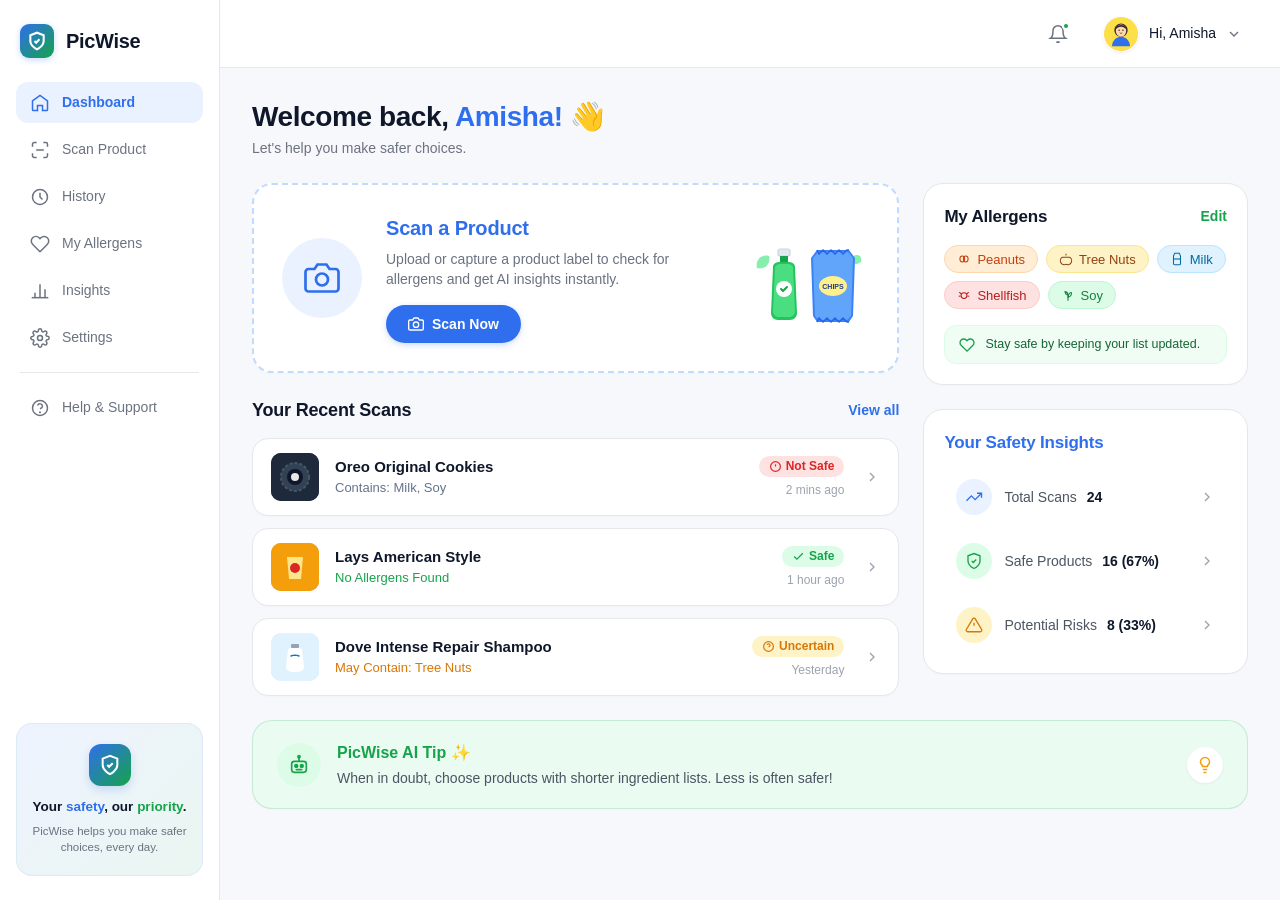
<file: index.html>
<!DOCTYPE html>
<html lang="en">
<head>
  <meta charset="UTF-8">
  <meta name="viewport" content="width=device-width, initial-scale=1.0">
  <title>PicWise — Dashboard</title>
  <style>
    /* ==========================================================================
       DESIGN TOKENS & RESET
       ========================================================================== */
    :root {
      --primary-blue: #2F6FED;
      --primary-blue-hover: #2356c4;
      --blue-tint: #EAF1FF;
      --dark-navy: #0F172A;
      --gray-text: #6B7280;
      --gray-light: #9CA3AF;
      --border-color: #E5E7EB;
      --page-bg: #F7F8FB;
      --card-bg: #FFFFFF;
      
      --green-safe: #16A34A;
      --green-tint: #DCFCE7;
      --red-danger: #DC2626;
      --red-tint: #FEE2E2;
      --amber-warning: #D97706;
      --amber-tint: #FEF3C7;
      --mint-banner: #EAFBF1;

      --font-stack: -apple-system, BlinkMacSystemFont, "Segoe UI", Roboto, "Inter", Helvetica, Arial, sans-serif;
      --radius-sm: 8px;
      --radius-md: 12px;
      --radius-lg: 16px;
      --radius-xl: 20px;
      --radius-full: 9999px;
    }

    *, *::before, *::after {
      box-sizing: border-box;
      margin: 0;
      padding: 0;
    }

    body {
      font-family: var(--font-stack);
      background-color: var(--page-bg);
      color: var(--dark-navy);
      line-height: 1.5;
      -webkit-font-smoothing: antialiased;
      -moz-osx-font-smoothing: grayscale;
      height: 100vh;
      overflow: hidden;
      display: flex;
    }

    a {
      color: inherit;
      text-decoration: none;
    }

    button {
      font-family: inherit;
      border: none;
      background: none;
      cursor: pointer;
    }

    /* Accessibility focus styling */
    a:focus-visible, button:focus-visible, input:focus-visible {
      outline: 2px solid var(--primary-blue);
      outline-offset: 2px;
    }

    /* ==========================================================================
       SIDEBAR
       ========================================================================== */
    .sidebar {
      width: 220px;
      min-width: 220px;
      height: 100vh;
      background-color: #FFFFFF;
      border-right: 1px solid var(--border-color);
      display: flex;
      flex-direction: column;
      padding: 24px 16px;
      overflow-y: auto;
      z-index: 10;
    }

    /* Brand */
    .brand {
      display: flex;
      align-items: center;
      gap: 12px;
      padding: 0 4px 24px 4px;
      text-decoration: none;
    }

    .brand-logo {
      width: 34px;
      height: 34px;
      border-radius: 9px;
      background: linear-gradient(135deg, var(--primary-blue) 0%, var(--green-safe) 100%);
      display: flex;
      align-items: center;
      justify-content: center;
      flex-shrink: 0;
      box-shadow: 0 2px 6px rgba(47, 111, 237, 0.25);
    }

    .brand-logo svg {
      width: 20px;
      height: 20px;
      stroke: #FFFFFF;
      stroke-width: 2.5;
      fill: none;
    }

    .brand-name {
      font-size: 20px;
      font-weight: 700;
      color: var(--dark-navy);
      letter-spacing: -0.3px;
    }

    /* Navigation List */
    .nav-list {
      display: flex;
      flex-direction: column;
      gap: 6px;
      list-style: none;
    }

    .nav-item a {
      display: flex;
      align-items: center;
      gap: 12px;
      padding: 10px 14px;
      border-radius: var(--radius-md);
      font-size: 14px;
      font-weight: 500;
      color: var(--gray-text);
      transition: background-color 0.15s ease, color 0.15s ease;
    }

    .nav-item a svg {
      width: 20px;
      height: 20px;
      stroke: var(--gray-text);
      stroke-width: 1.8;
      fill: none;
      transition: stroke 0.15s ease;
      flex-shrink: 0;
    }

    .nav-item a:hover {
      background-color: #F3F4F6;
      color: var(--dark-navy);
    }

    .nav-item a:hover svg {
      stroke: var(--dark-navy);
    }

    .nav-item.active a {
      background-color: var(--blue-tint);
      color: var(--primary-blue);
      font-weight: 600;
    }

    .nav-item.active a svg {
      stroke: var(--primary-blue);
    }

    .nav-divider {
      height: 1px;
      background-color: var(--border-color);
      margin: 14px 4px;
    }

    /* Support Link */
    .support-link {
      display: flex;
      align-items: center;
      gap: 12px;
      padding: 10px 14px;
      border-radius: var(--radius-md);
      font-size: 14px;
      font-weight: 500;
      color: var(--gray-text);
      transition: background-color 0.15s ease, color 0.15s ease;
      margin-bottom: 16px;
    }

    .support-link svg {
      width: 20px;
      height: 20px;
      stroke: var(--gray-text);
      stroke-width: 1.8;
      fill: none;
      flex-shrink: 0;
    }

    .support-link:hover {
      background-color: #F3F4F6;
      color: var(--dark-navy);
    }

    .support-link:hover svg {
      stroke: var(--dark-navy);
    }

    /* Bottom Priority Card */
    .sidebar-bottom-card {
      margin-top: auto;
      background: linear-gradient(135deg, #EEF3FF 0%, #EAF6F1 100%);
      border-radius: var(--radius-lg);
      padding: 20px 14px;
      text-align: center;
      display: flex;
      flex-direction: column;
      align-items: center;
      border: 1px solid rgba(47, 111, 237, 0.08);
    }

    .sidebar-bottom-badge {
      width: 42px;
      height: 42px;
      border-radius: 12px;
      background: linear-gradient(135deg, var(--primary-blue) 0%, var(--green-safe) 100%);
      display: flex;
      align-items: center;
      justify-content: center;
      margin-bottom: 12px;
      box-shadow: 0 4px 10px rgba(47, 111, 237, 0.2);
    }

    .sidebar-bottom-badge svg {
      width: 22px;
      height: 22px;
      stroke: #FFFFFF;
      stroke-width: 2.2;
      fill: none;
    }

    .sidebar-bottom-title {
      font-size: 13.5px;
      font-weight: 700;
      color: var(--dark-navy);
      line-height: 1.4;
      margin-bottom: 6px;
    }

    .sidebar-bottom-title .highlight-safety {
      color: var(--primary-blue);
    }

    .sidebar-bottom-title .highlight-priority {
      color: var(--green-safe);
    }

    .sidebar-bottom-desc {
      font-size: 11.5px;
      color: var(--gray-text);
      line-height: 1.4;
    }

    /* ==========================================================================
       MAIN AREA
       ========================================================================== */
    .main-area {
      flex: 1;
      height: 100vh;
      display: flex;
      flex-direction: column;
      min-width: 0;
    }

    /* Top Bar */
    .topbar {
      height: 68px;
      background-color: #FFFFFF;
      border-bottom: 1px solid var(--border-color);
      display: flex;
      align-items: center;
      justify-content: flex-end;
      padding: 0 32px;
      gap: 20px;
      flex-shrink: 0;
    }

    .notification-btn {
      position: relative;
      display: flex;
      align-items: center;
      justify-content: center;
      width: 38px;
      height: 38px;
      border-radius: var(--radius-full);
      color: var(--gray-text);
      transition: background-color 0.15s ease, color 0.15s ease;
    }

    .notification-btn:hover {
      background-color: #F3F4F6;
      color: var(--dark-navy);
    }

    .notification-btn svg {
      width: 20px;
      height: 20px;
      stroke: currentColor;
      stroke-width: 1.8;
      fill: none;
    }

    .notification-dot {
      position: absolute;
      top: 7px;
      right: 7px;
      width: 8px;
      height: 8px;
      border-radius: var(--radius-full);
      background-color: var(--green-safe);
      border: 2px solid #FFFFFF;
    }

    .user-profile {
      display: flex;
      align-items: center;
      gap: 10px;
      padding: 4px 6px;
      border-radius: var(--radius-full);
      cursor: pointer;
      user-select: none;
      transition: background-color 0.15s ease;
    }

    .user-profile:hover {
      background-color: #F3F4F6;
    }

    .avatar-img {
      width: 36px;
      height: 36px;
      border-radius: var(--radius-full);
      object-fit: cover;
      background: linear-gradient(135deg, #FFDFD3 0%, #FDC3A1 100%);
      display: flex;
      align-items: center;
      justify-content: center;
      font-weight: 700;
      color: #9A3412;
      font-size: 14px;
      border: 1.5px solid #FFFFFF;
      box-shadow: 0 1px 3px rgba(0, 0, 0, 0.08);
      overflow: hidden;
    }

    .avatar-img svg {
      width: 100%;
      height: 100%;
    }

    .user-name {
      font-size: 14px;
      font-weight: 500;
      color: var(--dark-navy);
    }

    .user-chevron {
      width: 16px;
      height: 16px;
      stroke: var(--gray-text);
      stroke-width: 2;
      fill: none;
    }

    /* Content Area */
    .content-area {
      flex: 1;
      overflow-y: auto;
      padding: 32px;
      background-color: var(--page-bg);
    }

    .content-container {
      max-width: 1160px;
      margin: 0 auto;
      display: flex;
      flex-direction: column;
      gap: 24px;
    }

    /* Page Heading */
    .page-heading h1 {
      font-size: 28px;
      font-weight: 700;
      color: var(--dark-navy);
      line-height: 1.2;
      letter-spacing: -0.4px;
    }

    .page-heading h1 .highlight-name {
      color: var(--primary-blue);
    }

    .page-heading p {
      font-size: 14px;
      color: var(--gray-text);
      margin-top: 4px;
    }

    /* Two-Column Grid */
    .dashboard-grid {
      display: grid;
      grid-template-columns: 65% calc(35% - 24px);
      gap: 24px;
      align-items: start;
    }

    /* Left Column */
    .left-column {
      display: flex;
      flex-direction: column;
      gap: 24px;
    }

    /* Card A — Hero Scan Card */
    .hero-scan-card {
      background-color: var(--card-bg);
      border-radius: var(--radius-xl);
      border: 2px dashed #BFDBFE;
      padding: 28px;
      display: flex;
      align-items: center;
      justify-content: space-between;
      gap: 24px;
      box-shadow: 0 1px 3px rgba(0, 0, 0, 0.02);
      position: relative;
      overflow: hidden;
    }

    .hero-camera-bubble {
      width: 80px;
      height: 80px;
      border-radius: var(--radius-full);
      background-color: var(--blue-tint);
      display: flex;
      align-items: center;
      justify-content: center;
      flex-shrink: 0;
    }

    .hero-camera-bubble svg {
      width: 36px;
      height: 36px;
      stroke: var(--primary-blue);
      stroke-width: 1.8;
      fill: none;
    }

    .hero-copy {
      flex: 1;
    }

    .hero-copy h2 {
      font-size: 20px;
      font-weight: 700;
      color: var(--primary-blue);
      margin-bottom: 6px;
      letter-spacing: -0.2px;
    }

    .hero-copy p {
      font-size: 14px;
      color: var(--gray-text);
      line-height: 1.45;
      margin-bottom: 16px;
    }

    .scan-now-btn {
      display: inline-flex;
      align-items: center;
      gap: 8px;
      background-color: var(--primary-blue);
      color: #FFFFFF;
      padding: 11px 22px;
      border-radius: var(--radius-full);
      font-size: 14px;
      font-weight: 600;
      cursor: pointer;
      transition: background-color 0.15s ease, transform 0.1s ease;
      box-shadow: 0 2px 6px rgba(47, 111, 237, 0.25);
    }

    .scan-now-btn:hover {
      background-color: var(--primary-blue-hover);
    }

    .scan-now-btn:active {
      transform: scale(0.98);
    }

    .scan-now-btn svg {
      width: 16px;
      height: 16px;
      stroke: #FFFFFF;
      stroke-width: 2;
      fill: none;
    }

    /* Hero Decorative Illustration */
    .hero-illustration {
      width: 130px;
      height: 100px;
      flex-shrink: 0;
      display: flex;
      align-items: center;
      justify-content: center;
      user-select: none;
    }

    /* Section — Your Recent Scans */
    .recent-scans-section {
      display: flex;
      flex-direction: column;
      gap: 14px;
    }

    .section-header {
      display: flex;
      align-items: center;
      justify-content: space-between;
    }

    .section-header h2 {
      font-size: 18px;
      font-weight: 700;
      color: var(--dark-navy);
      letter-spacing: -0.2px;
    }

    .section-header a {
      font-size: 14px;
      font-weight: 600;
      color: var(--primary-blue);
      transition: opacity 0.15s ease;
    }

    .section-header a:hover {
      opacity: 0.8;
      text-decoration: underline;
    }

    .scan-list {
      display: flex;
      flex-direction: column;
      gap: 12px;
    }

    .scan-row {
      background-color: var(--card-bg);
      border-radius: var(--radius-lg);
      border: 1px solid var(--border-color);
      padding: 14px 18px;
      display: flex;
      align-items: center;
      gap: 16px;
      cursor: pointer;
      box-shadow: 0 1px 2px rgba(0, 0, 0, 0.02);
      transition: background-color 0.15s ease, border-color 0.15s ease, transform 0.1s ease;
    }

    .scan-row:hover {
      background-color: #FAFBFC;
      border-color: #D1D5DB;
    }

    /* Product Thumbnails */
    .product-thumb {
      width: 48px;
      height: 48px;
      border-radius: 10px;
      display: flex;
      align-items: center;
      justify-content: center;
      flex-shrink: 0;
    }

    .product-thumb.oreo {
      background: linear-gradient(135deg, #1E293B 0%, #0F172A 100%);
      color: #FFFFFF;
      font-size: 10px;
      font-weight: 800;
      letter-spacing: 0.5px;
    }

    .product-thumb.lays {
      background: linear-gradient(135deg, #F59E0B 0%, #D97706 100%);
      color: #FFFFFF;
      font-size: 10px;
      font-weight: 800;
      letter-spacing: 0.5px;
    }

    .product-thumb.dove {
      background: linear-gradient(135deg, #E0F2FE 0%, #BAE6FD 100%);
    }

    .scan-row-info {
      flex: 1;
      min-width: 0;
    }

    .scan-row-title {
      font-size: 15px;
      font-weight: 600;
      color: var(--dark-navy);
      line-height: 1.3;
      white-space: nowrap;
      overflow: hidden;
      text-overflow: ellipsis;
    }

    .scan-row-detail {
      font-size: 13px;
      margin-top: 2px;
      font-weight: 500;
    }

    .scan-row-detail.contains {
      color: #64748B;
    }

    .scan-row-detail.safe {
      color: var(--green-safe);
    }

    .scan-row-detail.uncertain {
      color: var(--amber-warning);
    }

    .scan-row-meta {
      display: flex;
      flex-direction: column;
      align-items: flex-end;
      gap: 4px;
      flex-shrink: 0;
    }

    .status-pill {
      display: inline-flex;
      align-items: center;
      gap: 4px;
      padding: 4px 10px;
      border-radius: var(--radius-full);
      font-size: 12px;
      font-weight: 600;
      line-height: 1;
    }

    .status-pill svg {
      width: 13px;
      height: 13px;
      stroke-width: 2.2;
      fill: none;
    }

    .status-pill.not-safe {
      background-color: var(--red-tint);
      color: var(--red-danger);
    }

    .status-pill.not-safe svg {
      stroke: var(--red-danger);
    }

    .status-pill.safe {
      background-color: var(--green-tint);
      color: var(--green-safe);
    }

    .status-pill.safe svg {
      stroke: var(--green-safe);
    }

    .status-pill.uncertain {
      background-color: var(--amber-tint);
      color: var(--amber-warning);
    }

    .status-pill.uncertain svg {
      stroke: var(--amber-warning);
    }

    .scan-row-time {
      font-size: 12px;
      color: var(--gray-light);
    }

    .scan-row-chevron {
      width: 16px;
      height: 16px;
      stroke: var(--gray-light);
      stroke-width: 2;
      fill: none;
      flex-shrink: 0;
      margin-left: 4px;
    }

    /* ==========================================================================
       RIGHT COLUMN
       ========================================================================== */
    .right-column {
      display: flex;
      flex-direction: column;
      gap: 24px;
    }

    /* Card B — My Allergens */
    .allergens-card {
      background-color: var(--card-bg);
      border-radius: var(--radius-xl);
      border: 1px solid var(--border-color);
      padding: 20px;
      box-shadow: 0 1px 2px rgba(0, 0, 0, 0.02);
    }

    .allergens-header {
      display: flex;
      align-items: center;
      justify-content: space-between;
      margin-bottom: 16px;
    }

    .allergens-header h2 {
      font-size: 17px;
      font-weight: 700;
      color: var(--dark-navy);
      letter-spacing: -0.2px;
    }

    .allergens-header a {
      font-size: 14px;
      font-weight: 600;
      color: var(--green-safe);
      transition: opacity 0.15s ease;
    }

    .allergens-header a:hover {
      opacity: 0.8;
      text-decoration: underline;
    }

    .allergens-pills {
      display: flex;
      flex-wrap: wrap;
      gap: 8px;
      margin-bottom: 16px;
    }

    .allergen-tag {
      display: inline-flex;
      align-items: center;
      gap: 6px;
      padding: 6px 12px;
      border-radius: var(--radius-full);
      font-size: 13px;
      font-weight: 500;
      line-height: 1;
      border: 1px solid transparent;
    }

    .allergen-tag svg {
      width: 14px;
      height: 14px;
      stroke-width: 1.8;
      fill: none;
      flex-shrink: 0;
    }

    .allergen-tag.peanuts {
      background-color: #FFEDD5;
      color: #C2410C;
      border-color: #FED7AA;
    }

    .allergen-tag.peanuts svg {
      stroke: #C2410C;
    }

    .allergen-tag.tree-nuts {
      background-color: #FEF3C7;
      color: #92400E;
      border-color: #FDE68A;
    }

    .allergen-tag.tree-nuts svg {
      stroke: #92400E;
    }

    .allergen-tag.milk {
      background-color: #E0F2FE;
      color: #0369A1;
      border-color: #BAE6FD;
    }

    .allergen-tag.milk svg {
      stroke: #0369A1;
    }

    .allergen-tag.shellfish {
      background-color: #FEE2E2;
      color: #B91C1C;
      border-color: #FECACA;
    }

    .allergen-tag.shellfish svg {
      stroke: #B91C1C;
    }

    .allergen-tag.soy {
      background-color: #DCFCE7;
      color: #15803D;
      border-color: #BBF7D0;
    }

    .allergen-tag.soy svg {
      stroke: #15803D;
    }

    .allergens-note {
      background-color: #F0FDF4;
      border: 1px solid #DCFCE7;
      border-radius: var(--radius-md);
      padding: 10px 14px;
      display: flex;
      align-items: center;
      gap: 10px;
    }

    .allergens-note svg {
      width: 16px;
      height: 16px;
      stroke: var(--green-safe);
      stroke-width: 2;
      fill: none;
      flex-shrink: 0;
    }

    .allergens-note span {
      font-size: 12.5px;
      font-weight: 500;
      color: #166534;
      line-height: 1.35;
    }

    /* Card C — Safety Insights */
    .insights-card {
      background-color: var(--card-bg);
      border-radius: var(--radius-xl);
      border: 1px solid var(--border-color);
      padding: 20px;
      box-shadow: 0 1px 2px rgba(0, 0, 0, 0.02);
    }

    .insights-header {
      font-size: 17px;
      font-weight: 700;
      color: var(--primary-blue);
      margin-bottom: 14px;
      letter-spacing: -0.2px;
    }

    .insights-list {
      display: flex;
      flex-direction: column;
      gap: 8px;
    }

    .insight-item {
      display: flex;
      align-items: center;
      padding: 10px 12px;
      border-radius: var(--radius-md);
      transition: background-color 0.15s ease;
      cursor: pointer;
    }

    .insight-item:hover {
      background-color: #F8FAFC;
    }

    .insight-icon-circle {
      width: 36px;
      height: 36px;
      border-radius: var(--radius-full);
      display: flex;
      align-items: center;
      justify-content: center;
      margin-right: 12px;
      flex-shrink: 0;
    }

    .insight-icon-circle.blue {
      background-color: var(--blue-tint);
    }

    .insight-icon-circle.blue svg {
      stroke: var(--primary-blue);
    }

    .insight-icon-circle.green {
      background-color: var(--green-tint);
    }

    .insight-icon-circle.green svg {
      stroke: var(--green-safe);
    }

    .insight-icon-circle.amber {
      background-color: var(--amber-tint);
    }

    .insight-icon-circle.amber svg {
      stroke: var(--amber-warning);
    }

    .insight-icon-circle svg {
      width: 18px;
      height: 18px;
      stroke-width: 1.8;
      fill: none;
    }

    .insight-label {
      flex: 1;
      font-size: 14px;
      color: #4B5563;
    }

    .insight-label strong {
      color: var(--dark-navy);
      font-weight: 700;
      margin-left: 6px;
    }

    .insight-chevron {
      width: 16px;
      height: 16px;
      stroke: var(--gray-light);
      stroke-width: 2;
      fill: none;
      flex-shrink: 0;
    }

    /* ==========================================================================
       BOTTOM BANNER — PICWISE AI TIP
       ========================================================================== */
    .ai-tip-banner {
      background-color: var(--mint-banner);
      border: 1px solid rgba(22, 163, 74, 0.18);
      border-radius: var(--radius-xl);
      padding: 20px 24px;
      display: flex;
      align-items: center;
      justify-content: space-between;
      gap: 16px;
      box-shadow: 0 1px 2px rgba(0, 0, 0, 0.02);
    }

    .ai-tip-left {
      width: 44px;
      height: 44px;
      border-radius: var(--radius-full);
      background-color: var(--green-tint);
      display: flex;
      align-items: center;
      justify-content: center;
      flex-shrink: 0;
    }

    .ai-tip-left svg {
      width: 22px;
      height: 22px;
      stroke: var(--green-safe);
      stroke-width: 1.8;
      fill: none;
    }

    .ai-tip-middle {
      flex: 1;
    }

    .ai-tip-title {
      font-size: 16px;
      font-weight: 700;
      color: var(--green-safe);
      margin-bottom: 3px;
    }

    .ai-tip-desc {
      font-size: 14px;
      color: #4B5563;
      line-height: 1.45;
    }

    .ai-tip-right {
      width: 36px;
      height: 36px;
      border-radius: var(--radius-full);
      background-color: #FFFFFF;
      display: flex;
      align-items: center;
      justify-content: center;
      flex-shrink: 0;
      box-shadow: 0 1px 3px rgba(0, 0, 0, 0.06);
    }

    .ai-tip-right svg {
      width: 18px;
      height: 18px;
      stroke: #F59E0B;
      stroke-width: 2;
      fill: none;
    }

    /* ==========================================================================
       RESPONSIVE ADJUSTMENTS
       ========================================================================== */
    @media (max-width: 1024px) {
      .dashboard-grid {
        grid-template-columns: 1fr;
      }
    }

    @media (max-width: 768px) {
      body {
        flex-direction: column;
        height: auto;
        overflow-y: auto;
      }
      .sidebar {
        width: 100%;
        min-width: 100%;
        height: auto;
        border-right: none;
        border-bottom: 1px solid var(--border-color);
      }
      .main-area {
        height: auto;
      }
      .hero-scan-card {
        flex-direction: column;
        text-align: center;
      }
      .hero-copy {
        display: flex;
        flex-direction: column;
        align-items: center;
      }
    }
  </style>
</head>
<body>

  <!-- ========================================================================
       1. SIDEBAR
       ======================================================================== -->
  <aside class="sidebar" aria-label="Sidebar Navigation">
    <!-- Top Brand -->
    <a href="#" class="brand" aria-label="PicWise Homepage">
      <div class="brand-logo">
        <!-- Shield with checkmark -->
        <svg viewBox="0 0 24 24">
          <path d="M12 22s8-4 8-10V5l-8-3-8 3v7c0 6 8 10 8 10z"/>
          <path d="M9 12l2 2 4-4"/>
        </svg>
      </div>
      <span class="brand-name">PicWise</span>
    </a>

    <!-- Navigation List -->
    <ul class="nav-list">
      <!-- 1. Dashboard (Active) -->
      <li class="nav-item active">
        <a href="#" aria-current="page">
          <!-- House icon -->
          <svg viewBox="0 0 24 24">
            <path d="M3 9.5L12 3l9 6.5V20a1 1 0 0 1-1 1h-5v-6h-6v6H4a1 1 0 0 1-1-1V9.5z"/>
          </svg>
          Dashboard
        </a>
      </li>

      <!-- 2. Scan Product -->
      <li class="nav-item">
        <a href="#">
          <!-- Viewfinder/Corner brackets icon -->
          <svg viewBox="0 0 24 24">
            <path d="M3 8V5a2 2 0 0 1 2-2h3"/>
            <path d="M16 3h3a2 2 0 0 1 2 2v3"/>
            <path d="M21 16v3a2 2 0 0 1-2 2h-3"/>
            <path d="M8 21H5a2 2 0 0 1-2-2v-3"/>
            <line x1="8" y1="12" x2="16" y2="12" stroke-linecap="round"/>
          </svg>
          Scan Product
        </a>
      </li>

      <!-- 3. History -->
      <li class="nav-item">
        <a href="#">
          <!-- Clock icon -->
          <svg viewBox="0 0 24 24">
            <circle cx="12" cy="12" r="9"/>
            <polyline points="12 7 12 12 15 15"/>
          </svg>
          History
        </a>
      </li>

      <!-- 4. My Allergens -->
      <li class="nav-item">
        <a href="#">
          <!-- Heart icon -->
          <svg viewBox="0 0 24 24">
            <path d="M20.84 4.61a5.5 5.5 0 0 0-7.78 0L12 5.67l-1.06-1.06a5.5 5.5 0 0 0-7.78 7.78l1.06 1.06L12 21.23l7.78-7.78 1.06-1.06a5.5 5.5 0 0 0 0-7.78z"/>
          </svg>
          My Allergens
        </a>
      </li>

      <!-- 5. Insights -->
      <li class="nav-item">
        <a href="#">
          <!-- Bar-chart/trend icon -->
          <svg viewBox="0 0 24 24">
            <line x1="18" y1="20" x2="18" y2="10"/>
            <line x1="12" y1="20" x2="12" y2="4"/>
            <line x1="6" y1="20" x2="6" y2="14"/>
            <line x1="2" y1="20" x2="22" y2="20"/>
          </svg>
          Insights
        </a>
      </li>

      <!-- 6. Settings -->
      <li class="nav-item">
        <a href="#">
          <!-- Gear icon -->
          <svg viewBox="0 0 24 24">
            <circle cx="12" cy="12" r="3"/>
            <path d="M19.4 15a1.65 1.65 0 0 0 .33 1.82l.06.06a2 2 0 0 1 0 2.83 2 2 0 0 1-2.83 0l-.06-.06a1.65 1.65 0 0 0-1.82-.33 1.65 1.65 0 0 0-1 1.51V21a2 2 0 0 1-2 2 2 2 0 0 1-2-2v-.09A1.65 1.65 0 0 0 9 19.4a1.65 1.65 0 0 0-1.82.33l-.06.06a2 2 0 0 1-2.83 0 2 2 0 0 1 0-2.83l.06-.06a1.65 1.65 0 0 0 .33-1.82 1.65 1.65 0 0 0-1.51-1H3a2 2 0 0 1-2-2 2 2 0 0 1 2-2h.09A1.65 1.65 0 0 0 4.6 9a1.65 1.65 0 0 0-.33-1.82l-.06-.06a2 2 0 0 1 0-2.83 2 2 0 0 1 2.83 0l.06.06a1.65 1.65 0 0 0 1.82.33H9a1.65 1.65 0 0 0 1-1.51V3a2 2 0 0 1 2-2 2 2 0 0 1 2 2v.09a1.65 1.65 0 0 0 1 1.51 1.65 1.65 0 0 0 1.82-.33l.06-.06a2 2 0 0 1 2.83 0 2 2 0 0 1 0 2.83l-.06.06a1.65 1.65 0 0 0-.33 1.82V9a1.65 1.65 0 0 0 1.51 1H21a2 2 0 0 1 2 2 2 2 0 0 1-2 2h-.09a1.65 1.65 0 0 0-1.51 1z"/>
          </svg>
          Settings
        </a>
      </li>
    </ul>

    <!-- Divider -->
    <div class="nav-divider"></div>

    <!-- Help & Support -->
    <a href="#" class="support-link">
      <!-- Question mark in circle icon -->
      <svg viewBox="0 0 24 24">
        <circle cx="12" cy="12" r="9"/>
        <path d="M9.09 9a3 3 0 0 1 5.83 1c0 2-3 3-3 3"/>
        <line x1="12" y1="17" x2="12.01" y2="17" stroke-width="2.5" stroke-linecap="round"/>
      </svg>
      Help & Support
    </a>

    <!-- Bottom Priority Card -->
    <div class="sidebar-bottom-card">
      <div class="sidebar-bottom-badge">
        <svg viewBox="0 0 24 24">
          <path d="M12 22s8-4 8-10V5l-8-3-8 3v7c0 6 8 10 8 10z"/>
          <path d="M9 12l2 2 4-4"/>
        </svg>
      </div>
      <p class="sidebar-bottom-title">
        Your <span class="highlight-safety">safety</span>, our <span class="highlight-priority">priority</span>.
      </p>
      <p class="sidebar-bottom-desc">
        PicWise helps you make safer choices, every day.
      </p>
    </div>
  </aside>

  <!-- ========================================================================
       2. MAIN AREA
       ======================================================================== -->
  <div class="main-area">
    <!-- Top Bar -->
    <header class="topbar">
      <!-- Notification Icon -->
      <button class="notification-btn" type="button" aria-label="View notifications">
        <svg viewBox="0 0 24 24">
          <path d="M18 8A6 6 0 0 0 6 8c0 7-3 9-3 9h18s-3-2-3-9"/>
          <path d="M13.73 21a2 2 0 0 1-3.46 0"/>
        </svg>
        <span class="notification-dot"></span>
      </button>

      <!-- User Profile -->
      <div class="user-profile" tabindex="0" role="button" aria-haspopup="true" aria-label="User menu for Amisha">
        <div class="avatar-img" aria-hidden="true">
          <!-- Stylized friendly avatar SVG -->
          <svg viewBox="0 0 36 36" fill="none">
            <circle cx="18" cy="18" r="18" fill="#FDE047"/>
            <path d="M18 7C14.134 7 11 10.134 11 14C11 17.866 14.134 21 18 21C21.866 21 25 17.866 25 14C25 10.134 21.866 7 18 7Z" fill="#3B2E2A"/>
            <ellipse cx="18" cy="14.5" rx="5.5" ry="6.5" fill="#FED7AA"/>
            <circle cx="16" cy="14" r="0.8" fill="#3B2E2A"/>
            <circle cx="20" cy="14" r="0.8" fill="#3B2E2A"/>
            <path d="M17 17C17.5 17.5 18.5 17.5 19 17" stroke="#3B2E2A" stroke-width="0.8" stroke-linecap="round"/>
            <path d="M13 11.5C13 11.5 14.5 9.5 18 9.5C21.5 9.5 23 11.5 23 11.5" stroke="#3B2E2A" stroke-width="1.8" stroke-linecap="round"/>
            <path d="M8.5 31C8.5 25.4772 12.7533 21 18 21C23.2467 21 27.5 25.4772 27.5 31" fill="#2F6FED"/>
          </svg>
        </div>
        <span class="user-name">Hi, Amisha</span>
        <svg class="user-chevron" viewBox="0 0 24 24">
          <polyline points="6 9 12 15 18 9"/>
        </svg>
      </div>
    </header>

    <!-- Scrollable Content Area -->
    <main class="content-area">
      <div class="content-container">

        <!-- 3.1 Page Heading -->
        <section class="page-heading">
          <h1>Welcome back, <span class="highlight-name">Amisha!</span> 👋</h1>
          <p>Let's help you make safer choices.</p>
        </section>

        <!-- 3.2 Two-Column Grid -->
        <div class="dashboard-grid">

          <!-- ================= LEFT COLUMN ================= -->
          <div class="left-column">

            <!-- Card A — "Scan a Product" Hero -->
            <div class="hero-scan-card">
              <div class="hero-camera-bubble">
                <svg viewBox="0 0 24 24">
                  <path d="M23 19a2 2 0 0 1-2 2H3a2 2 0 0 1-2-2V8a2 2 0 0 1 2-2h4l2-3h6l2 3h4a2 2 0 0 1 2 2z"/>
                  <circle cx="12" cy="13" r="4"/>
                </svg>
              </div>
              <div class="hero-copy">
                <h2>Scan a Product</h2>
                <p>Upload or capture a product label to check for allergens and get AI insights instantly.</p>
                <button class="scan-now-btn" type="button">
                  <svg viewBox="0 0 24 24">
                    <path d="M23 19a2 2 0 0 1-2 2H3a2 2 0 0 1-2-2V8a2 2 0 0 1 2-2h4l2-3h6l2 3h4a2 2 0 0 1 2 2z"/>
                    <circle cx="12" cy="13" r="4"/>
                  </svg>
                  Scan Now
                </button>
              </div>
              <div class="hero-illustration" aria-hidden="true">
                <!-- Generic decorative illustration: bottle, chip bag, leaves -->
                <svg viewBox="0 0 130 100" fill="none">
                  <!-- Leaf accents -->
                  <path d="M18 40C16 30 24 26 30 28C32 36 26 42 18 40Z" fill="#86EFAC"/>
                  <path d="M110 32C116 24 124 26 122 34C116 38 110 36 110 32Z" fill="#86EFAC"/>
                  
                  <!-- Chip Bag -->
                  <g transform="translate(68, 20)">
                    <!-- Bag body -->
                    <path d="M4 10L10 2L42 2L48 10L46 68L42 74L10 74L6 68L4 10Z" fill="#3B82F6"/>
                    <path d="M6 10L11 4L41 4L46 10L44 68L40 72L12 72L8 68L6 10Z" fill="#60A5FA"/>
                    <!-- Top crimp -->
                    <path d="M10 2L12 6L16 2L20 6L24 2L28 6L32 2L36 6L40 2L42 2" stroke="#2563EB" stroke-width="1.5" fill="none"/>
                    <!-- Label badge -->
                    <ellipse cx="26" cy="38" rx="14" ry="10" fill="#FEF08A"/>
                    <text x="26" y="41" font-family="-apple-system, sans-serif" font-size="7" font-weight="900" fill="#1E3A8A" text-anchor="middle">CHIPS</text>
                    <!-- Bottom crimp -->
                    <path d="M10 74L12 70L16 74L20 70L24 74L28 70L32 74L36 70L40 74L42 74" stroke="#2563EB" stroke-width="1.5" fill="none"/>
                  </g>

                  <!-- Bottle Shape -->
                  <g transform="translate(24, 15)">
                    <!-- Bottle Cap -->
                    <rect x="15" y="6" width="12" height="7" rx="2" fill="#E2E8F0" stroke="#CBD5E1" stroke-width="1.2"/>
                    <!-- Bottle Neck -->
                    <rect x="17" y="13" width="8" height="6" fill="#16A34A"/>
                    <!-- Bottle Body -->
                    <path d="M10 24C10 20 14 19 17 19H25C28 19 32 20 32 24L34 70C34 74 31 77 27 77H15C11 77 8 74 8 70L10 24Z" fill="#22C55E"/>
                    <path d="M12 25C12 22 15 21 17 21H25C27 21 30 22 30 25L32 68C32 72 29 74 26 74H16C13 74 10 72 10 68L12 25Z" fill="#4ADE80"/>
                    <!-- Shield/Checkmark Badge on front -->
                    <circle cx="21" cy="46" r="8" fill="#FFFFFF"/>
                    <path d="M18 46L20 48L24 44" stroke="#16A34A" stroke-width="2" stroke-linecap="round" stroke-linejoin="round"/>
                  </g>
                </svg>
              </div>
            </div>

            <!-- Section — "Your Recent Scans" -->
            <section class="recent-scans-section">
              <div class="section-header">
                <h2>Your Recent Scans</h2>
                <a href="#">View all</a>
              </div>

              <div class="scan-list">
                <!-- Row 1: Oreo Original Cookies (Not Safe) -->
                <div class="scan-row" tabindex="0" role="button">
                  <div class="product-thumb oreo">
                    <!-- Generic cookie / snack packaging graphic -->
                    <svg viewBox="0 0 48 48" width="48" height="48">
                      <rect width="48" height="48" rx="10" fill="#1E293B"/>
                      <circle cx="24" cy="24" r="14" fill="#334155" stroke="#475569" stroke-width="2" stroke-dasharray="3,2"/>
                      <circle cx="24" cy="24" r="8" fill="#0F172A"/>
                      <circle cx="24" cy="24" r="4" fill="#FFFFFF" fill-opacity="0.9"/>
                    </svg>
                  </div>
                  <div class="scan-row-info">
                    <h3 class="scan-row-title">Oreo Original Cookies</h3>
                    <p class="scan-row-detail contains">Contains: Milk, Soy</p>
                  </div>
                  <div class="scan-row-meta">
                    <span class="status-pill not-safe">
                      <svg viewBox="0 0 24 24">
                        <circle cx="12" cy="12" r="9"/>
                        <line x1="12" y1="8" x2="12" y2="12"/>
                        <line x1="12" y1="16" x2="12.01" y2="16"/>
                      </svg>
                      Not Safe
                    </span>
                    <span class="scan-row-time">2 mins ago</span>
                  </div>
                  <svg class="scan-row-chevron" viewBox="0 0 24 24">
                    <polyline points="9 18 15 12 9 6"/>
                  </svg>
                </div>

                <!-- Row 2: Lays American Style (Safe) -->
                <div class="scan-row" tabindex="0" role="button">
                  <div class="product-thumb lays">
                    <!-- Generic chip packaging graphic -->
                    <svg viewBox="0 0 48 48" width="48" height="48">
                      <rect width="48" height="48" rx="10" fill="#F59E0B"/>
                      <path d="M16 14L32 14L30 36L18 36Z" fill="#FDE68A"/>
                      <circle cx="24" cy="25" r="5" fill="#DC2626"/>
                    </svg>
                  </div>
                  <div class="scan-row-info">
                    <h3 class="scan-row-title">Lays American Style</h3>
                    <p class="scan-row-detail safe">No Allergens Found</p>
                  </div>
                  <div class="scan-row-meta">
                    <span class="status-pill safe">
                      <svg viewBox="0 0 24 24">
                        <path d="M20 6L9 17l-5-5"/>
                      </svg>
                      Safe
                    </span>
                    <span class="scan-row-time">1 hour ago</span>
                  </div>
                  <svg class="scan-row-chevron" viewBox="0 0 24 24">
                    <polyline points="9 18 15 12 9 6"/>
                  </svg>
                </div>

                <!-- Row 3: Dove Intense Repair Shampoo (Uncertain) -->
                <div class="scan-row" tabindex="0" role="button">
                  <div class="product-thumb dove">
                    <!-- Generic shampoo bottle graphic -->
                    <svg viewBox="0 0 48 48" width="48" height="48">
                      <rect width="48" height="48" rx="10" fill="#E0F2FE"/>
                      <rect x="20" y="11" width="8" height="4" rx="1" fill="#94A3B8"/>
                      <path d="M17 17C17 15 20 15 24 15C28 15 31 15 31 17L33 34C33 37 30 39 24 39C18 39 15 37 15 34L17 17Z" fill="#FFFFFF"/>
                      <path d="M20 23C22 22 26 22 28 23" stroke="#0284C7" stroke-width="1.5" stroke-linecap="round"/>
                    </svg>
                  </div>
                  <div class="scan-row-info">
                    <h3 class="scan-row-title">Dove Intense Repair Shampoo</h3>
                    <p class="scan-row-detail uncertain">May Contain: Tree Nuts</p>
                  </div>
                  <div class="scan-row-meta">
                    <span class="status-pill uncertain">
                      <svg viewBox="0 0 24 24">
                        <circle cx="12" cy="12" r="9"/>
                        <path d="M9.09 9a3 3 0 0 1 5.83 1c0 2-3 3-3 3"/>
                        <line x1="12" y1="17" x2="12.01" y2="17"/>
                      </svg>
                      Uncertain
                    </span>
                    <span class="scan-row-time">Yesterday</span>
                  </div>
                  <svg class="scan-row-chevron" viewBox="0 0 24 24">
                    <polyline points="9 18 15 12 9 6"/>
                  </svg>
                </div>
              </div>
            </section>

          </div>

          <!-- ================= RIGHT COLUMN ================= -->
          <div class="right-column">

            <!-- Card B — "My Allergens" -->
            <div class="allergens-card">
              <div class="allergens-header">
                <h2>My Allergens</h2>
                <a href="#">Edit</a>
              </div>

              <!-- Wrapped row of allergen pill tags -->
              <div class="allergens-pills">
                <!-- 1. Peanuts (orange tint) -->
                <span class="allergen-tag peanuts">
                  <svg viewBox="0 0 24 24">
                    <ellipse cx="9" cy="12" rx="4" ry="5"/>
                    <ellipse cx="15" cy="12" rx="4" ry="5"/>
                  </svg>
                  Peanuts
                </span>

                <!-- 2. Tree Nuts (brown tint) -->
                <span class="allergen-tag tree-nuts">
                  <svg viewBox="0 0 24 24">
                    <path d="M12 3v3"/>
                    <path d="M6 9h12a6 6 0 0 1-6 12A6 6 0 0 1 6 9z"/>
                  </svg>
                  Tree Nuts
                </span>

                <!-- 3. Milk (blue tint) -->
                <span class="allergen-tag milk">
                  <svg viewBox="0 0 24 24">
                    <path d="M8 2h8l2 5v13a2 2 0 0 1-2 2H8a2 2 0 0 1-2-2V7l2-5z"/>
                    <line x1="6" y1="12" x2="18" y2="12"/>
                  </svg>
                  Milk
                </span>

                <!-- 4. Shellfish (red tint) -->
                <span class="allergen-tag shellfish">
                  <svg viewBox="0 0 24 24">
                    <circle cx="12" cy="13" r="5"/>
                    <path d="M7 10L4 7"/>
                    <path d="M17 10l3-3"/>
                    <path d="M6 14H3"/>
                    <path d="M18 14h3"/>
                  </svg>
                  Shellfish
                </span>

                <!-- 5. Soy (green tint) -->
                <span class="allergen-tag soy">
                  <svg viewBox="0 0 24 24">
                    <path d="M12 22V12"/>
                    <path d="M12 12C12 7 7 6 7 6s0 5 5 6z"/>
                    <path d="M12 16c3-1 6-4 6-7s-5-1-6 7z"/>
                  </svg>
                  Soy
                </span>
              </div>

              <!-- Note Box -->
              <div class="allergens-note">
                <svg viewBox="0 0 24 24">
                  <path d="M20.84 4.61a5.5 5.5 0 0 0-7.78 0L12 5.67l-1.06-1.06a5.5 5.5 0 0 0-7.78 7.78l1.06 1.06L12 21.23l7.78-7.78 1.06-1.06a5.5 5.5 0 0 0 0-7.78z"/>
                </svg>
                <span>Stay safe by keeping your list updated.</span>
              </div>
            </div>

            <!-- Card C — "Your Safety Insights" -->
            <div class="insights-card">
              <h2 class="insights-header">Your Safety Insights</h2>
              <div class="insights-list">
                <!-- Insight 1: Total Scans (Blue) -->
                <div class="insight-item" tabindex="0" role="button">
                  <div class="insight-icon-circle blue">
                    <svg viewBox="0 0 24 24">
                      <polyline points="22 7 13.5 15.5 8.5 10.5 2 17"/>
                      <polyline points="16 7 22 7 22 13"/>
                    </svg>
                  </div>
                  <span class="insight-label">Total Scans <strong>24</strong></span>
                  <svg class="insight-chevron" viewBox="0 0 24 24">
                    <polyline points="9 18 15 12 9 6"/>
                  </svg>
                </div>

                <!-- Insight 2: Safe Products (Green) -->
                <div class="insight-item" tabindex="0" role="button">
                  <div class="insight-icon-circle green">
                    <svg viewBox="0 0 24 24">
                      <path d="M12 22s8-4 8-10V5l-8-3-8 3v7c0 6 8 10 8 10z"/>
                      <path d="M9 12l2 2 4-4"/>
                    </svg>
                  </div>
                  <span class="insight-label">Safe Products <strong>16 (67%)</strong></span>
                  <svg class="insight-chevron" viewBox="0 0 24 24">
                    <polyline points="9 18 15 12 9 6"/>
                  </svg>
                </div>

                <!-- Insight 3: Potential Risks (Amber) -->
                <div class="insight-item" tabindex="0" role="button">
                  <div class="insight-icon-circle amber">
                    <svg viewBox="0 0 24 24">
                      <path d="M10.29 3.86L1.82 18a2 2 0 0 0 1.71 3h16.94a2 2 0 0 0 1.71-3L13.71 3.86a2 2 0 0 0-3.42 0z"/>
                      <line x1="12" y1="9" x2="12" y2="13"/>
                      <line x1="12" y1="17" x2="12.01" y2="17"/>
                    </svg>
                  </div>
                  <span class="insight-label">Potential Risks <strong>8 (33%)</strong></span>
                  <svg class="insight-chevron" viewBox="0 0 24 24">
                    <polyline points="9 18 15 12 9 6"/>
                  </svg>
                </div>
              </div>
            </div>

          </div>

        </div>

        <!-- 3.3 Bottom Banner — "PicWise AI Tip" -->
        <section class="ai-tip-banner">
          <div class="ai-tip-left">
            <!-- Robot / Bot glyph -->
            <svg viewBox="0 0 24 24">
              <rect x="4" y="8" width="16" height="12" rx="3"/>
              <line x1="12" y1="4" x2="12" y2="8"/>
              <circle cx="12" cy="3" r="1.2"/>
              <circle cx="9" cy="13" r="1.5" fill="#16A34A"/>
              <circle cx="15" cy="13" r="1.5" fill="#16A34A"/>
              <line x1="9" y1="17" x2="15" y2="17" stroke-linecap="round"/>
            </svg>
          </div>
          <div class="ai-tip-middle">
            <h2 class="ai-tip-title">PicWise AI Tip ✨</h2>
            <p class="ai-tip-desc">When in doubt, choose products with shorter ingredient lists. Less is often safer!</p>
          </div>
          <div class="ai-tip-right">
            <!-- Lightbulb icon -->
            <svg viewBox="0 0 24 24">
              <path d="M9 18h6"/>
              <path d="M10 22h4"/>
              <path d="M15.09 14c.18-.98.65-1.74 1.41-2.5A4.65 4.65 0 0 0 18 8 6 6 0 0 0 6 8c0 1 .5 2.5 1.5 3.5.76.76 1.23 1.52 1.41 2.5h6.18z"/>
            </svg>
          </div>
        </section>

      </div>
    </main>
  </div>

</body>
</html>
</file>
